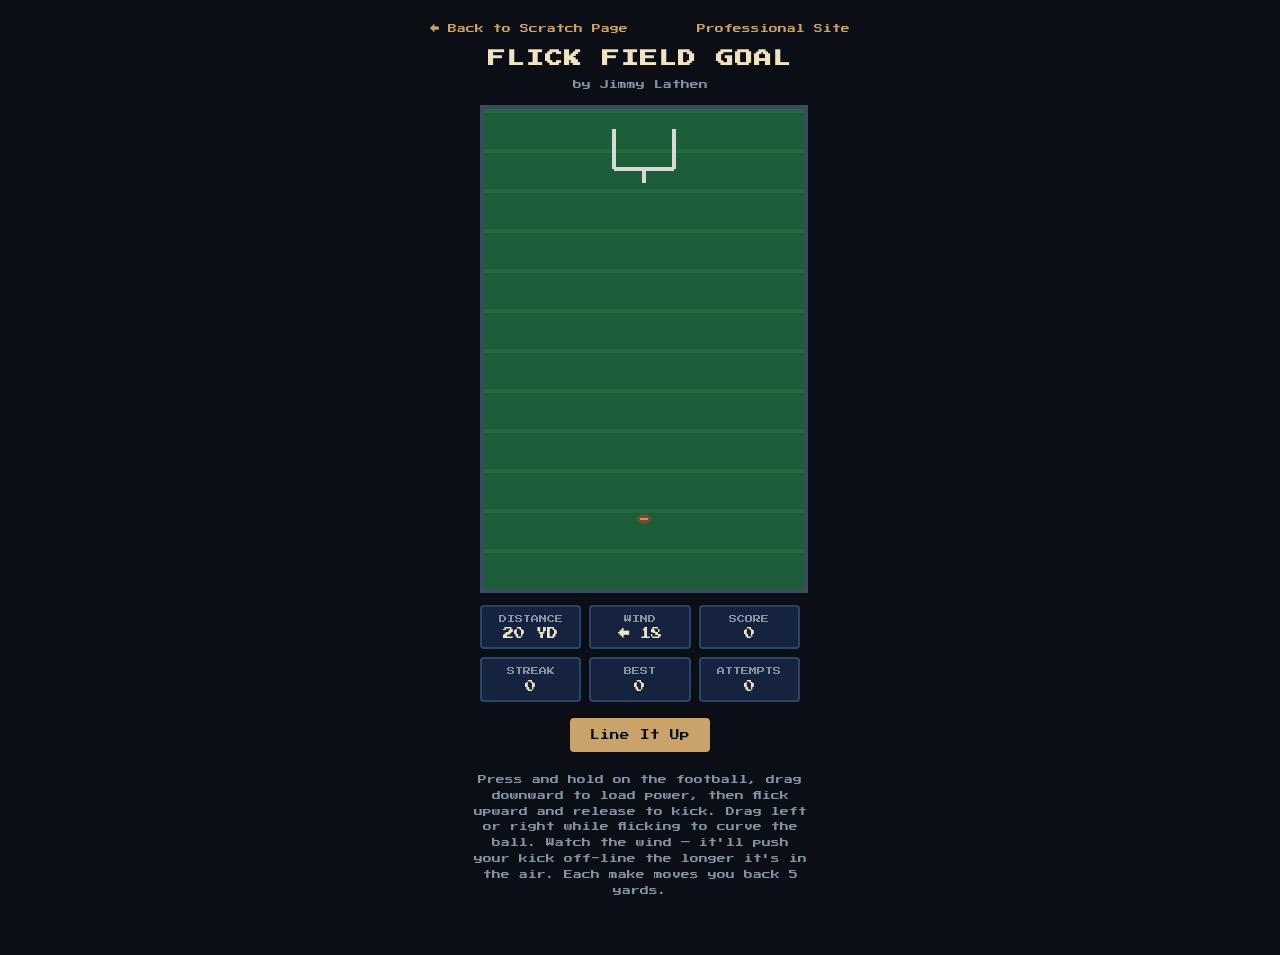
<file: webapp.html>
<!DOCTYPE html>
<html lang="en">
<head>
<meta charset="utf-8" />
<meta name="viewport" content="width=device-width, initial-scale=1" />
<title>Jimmy Lathen - Flick Field Goal</title>

<!-- Everything for this app (styles, markup, and script) intentionally lives
     in this one file, per the project requirement to keep the AI-collaboration
     web app on a single page. -->

<link href="https://fonts.googleapis.com/css2?family=Press+Start+2P&display=swap" rel="stylesheet" />

<style>
  * { box-sizing: border-box; }

  body {
    margin: 0;
    min-height: 100vh;
    background: #0b0e14;
    color: #e7ecf2;
    font-family: "Press Start 2P", monospace;
    display: flex;
    flex-direction: column;
    align-items: center;
    padding: 1.5rem 1rem 3rem;
  }

  .topbar {
    width: 100%;
    max-width: 420px;
    display: flex;
    justify-content: space-between;
    font-size: 0.55rem;
    margin-bottom: 1rem;
  }

  .topbar a {
    color: #c9a36a;
    text-decoration: none;
  }

  .topbar a:hover {
    color: #f1e3c2;
  }

  h1 {
    font-size: 1.1rem;
    text-align: center;
    color: #f1e3c2;
    margin: 0 0 0.25rem;
    letter-spacing: 1px;
  }

  .tagline {
    font-size: 0.55rem;
    color: #8492a6;
    margin-bottom: 1rem;
    text-align: center;
  }

  #gameWrap {
    position: relative;
    width: 320px;
  }

  canvas {
    display: block;
    background: #1c5d3a;
    border: 4px solid #3a4a63;
    image-rendering: pixelated;
    touch-action: none;
    cursor: pointer;
  }

  #message {
    position: absolute;
    top: 40%;
    left: 0;
    right: 0;
    text-align: center;
    font-size: 1rem;
    text-shadow: 2px 2px 0 #000;
    pointer-events: none;
    opacity: 0;
    transition: opacity 0.15s;
  }

  #message.show { opacity: 1; }
  #message.good { color: #6fdc6f; }
  #message.bad { color: #ff6b6b; }

  #hud {
    width: 320px;
    display: grid;
    grid-template-columns: 1fr 1fr 1fr;
    gap: 0.5rem;
    margin-top: 0.75rem;
    font-size: 0.5rem;
  }

  .stat {
    background: #15233f;
    border: 2px solid #29456b;
    border-radius: 4px;
    padding: 0.5rem 0.25rem;
    text-align: center;
  }

  .stat span.label {
    display: block;
    color: #8492a6;
    margin-bottom: 0.35rem;
  }

  .stat span.value {
    color: #f1e3c2;
    font-size: 0.7rem;
  }

  #restartBtn {
    margin-top: 1rem;
    font-family: "Press Start 2P", monospace;
    font-size: 0.6rem;
    background: #c9a36a;
    color: #0b0e14;
    border: none;
    padding: 0.75rem 1.25rem;
    border-radius: 4px;
    cursor: pointer;
  }

  #restartBtn:hover {
    background: #f1e3c2;
  }

  .instructions {
    max-width: 340px;
    font-size: 0.55rem;
    line-height: 1.8;
    color: #8492a6;
    text-align: center;
    margin-top: 1.25rem;
  }
</style>
</head>
<body>

  <div class="topbar">
    <a href="scratch.html">&larr; Back to Scratch Page</a>
    <a href="index.html">Professional Site</a>
  </div>

  <h1>FLICK FIELD GOAL</h1>
  <p class="tagline">by Jimmy Lathen</p>

  <div id="gameWrap">
    <canvas id="game" width="320" height="480"></canvas>
    <div id="message"></div>
  </div>

  <div id="hud">
    <div class="stat"><span class="label">DISTANCE</span><span class="value" id="distanceStat">20 YD</span></div>
    <div class="stat"><span class="label">WIND</span><span class="value" id="windStat">CALM</span></div>
    <div class="stat"><span class="label">SCORE</span><span class="value" id="scoreStat">0</span></div>
    <div class="stat"><span class="label">STREAK</span><span class="value" id="streakStat">0</span></div>
    <div class="stat"><span class="label">BEST</span><span class="value" id="bestStat">0</span></div>
    <div class="stat"><span class="label">ATTEMPTS</span><span class="value" id="attemptsStat">0</span></div>
  </div>

  <button id="restartBtn">Line It Up</button>

  <p class="instructions">
    Press and hold on the football, drag downward to load power, then flick
    upward and release to kick. Drag left or right while flicking to curve
    the ball. Watch the wind &mdash; it'll push your kick off-line the longer
    it's in the air. Each make moves you back 5 yards.
  </p>

<script>
(function () {
  "use strict";

  var canvas = document.getElementById("game");
  var ctx = canvas.getContext("2d");
  ctx.imageSmoothingEnabled = false;

  var W = canvas.width;   // 320
  var H = canvas.height;  // 480

  var groundY = H - 70;
  var goalPlaneY = 60;     // where the posts are drawn, visually
  var ballStartX = W / 2;

  var GRAVITY = 26;          // world units / s^2
  var MIN_DRAG = 12;         // px, ignore tiny accidental taps
  var MAX_DRAG = 150;        // px, drag distance that maps to full power
  var UPRIGHT_HALF_WIDTH = 7.5; // world units, half the gap between posts
  var CROSSBAR_HEIGHT = 10;     // world units, min height needed at the goal plane
  var CURVE_FACTOR = 0.5;       // how much a flick's sideways angle bends the kick over distance
  var WIND_RANGE = 22;          // world units/s^2, max wind strength in either direction
  var WIND_COEFFICIENT = 0.8;   // multiplier on how hard wind pushes the ball off-line

  var state = {
    phase: "ready",       // ready | aiming | flying | result
    distance: 20,          // yards to the goal plane this attempt
    wind: 0,                // world units/s^2 lateral accel from wind
    score: 0,
    streak: 0,
    best: Number(localStorage.getItem("flickFieldGoalBest") || 0),
    attempts: 0,
    ball: { x: ballStartX, y: groundY },
    t: 0,
    forwardSpeed: 0,
    vy0: 0,
    vz0: 0,
    targetT: 0
  };

  var drag = { active: false, startX: 0, startY: 0, curX: 0, curY: 0 };

  function newAttempt(keepDistance) {
    state.phase = "ready";
    if (!keepDistance) {
      state.distance = 20 + Math.min(state.streak, 6) * 5;
    }
    state.wind = (Math.random() * 2 - 1) * WIND_RANGE;
    state.ball.x = ballStartX;
    state.ball.y = groundY;
    state.t = 0;
    updateHud();
    hideMessage();
  }

  function updateHud() {
    document.getElementById("distanceStat").textContent = state.distance + " YD";
    var windLabel = "CALM";
    if (state.wind > 4) windLabel = "→ " + Math.round(state.wind);
    else if (state.wind < -4) windLabel = "← " + Math.round(-state.wind);
    document.getElementById("windStat").textContent = windLabel;
    document.getElementById("scoreStat").textContent = state.score;
    document.getElementById("streakStat").textContent = state.streak;
    document.getElementById("bestStat").textContent = state.best;
    document.getElementById("attemptsStat").textContent = state.attempts;
  }

  function showMessage(text, good) {
    var el = document.getElementById("message");
    el.textContent = text;
    el.className = "show " + (good ? "good" : "bad");
  }

  function hideMessage() {
    var el = document.getElementById("message");
    el.className = "";
  }

  // ---- Input handling: press the ball, drag, release to flick ----

  function pointerPos(e) {
    var rect = canvas.getBoundingClientRect();
    var clientX = e.touches ? e.touches[0].clientX : e.clientX;
    var clientY = e.touches ? e.touches[0].clientY : e.clientY;
    return {
      x: (clientX - rect.left) * (W / rect.width),
      y: (clientY - rect.top) * (H / rect.height)
    };
  }

  function onDown(e) {
    if (state.phase !== "ready") return;
    var p = pointerPos(e);
    drag.active = true;
    drag.startX = p.x;
    drag.startY = p.y;
    drag.curX = p.x;
    drag.curY = p.y;
    state.phase = "aiming";
    e.preventDefault();
  }

  function onMove(e) {
    if (!drag.active) return;
    var p = pointerPos(e);
    drag.curX = p.x;
    drag.curY = p.y;
    e.preventDefault();
  }

  function onUp(e) {
    if (!drag.active) return;
    drag.active = false;

    var dx = drag.startX - drag.curX;       // positive = flicked rightward path curve
    var dy = drag.curY - drag.startY;       // positive = dragged downward before release... we want upward flick power
    // Upward flick power comes from how far the release point moved ABOVE the start point
    var upPower = drag.startY - drag.curY;  // positive if curY is above (smaller) startY

    if (upPower < MIN_DRAG) {
      // Not enough of an upward flick - reset and let them try again
      state.phase = "ready";
      showMessage("FLICK UPWARD!", false);
      setTimeout(hideMessage, 700);
      return;
    }

    var power = Math.min(upPower, MAX_DRAG) / MAX_DRAG; // 0..1
    var curveDx = Math.max(-MAX_DRAG, Math.min(MAX_DRAG, drag.curX - drag.startX)); // raw px, +right
    var curveNorm = curveDx / MAX_DRAG; // -1..1

    launch(power, curveNorm);
  }

  function launch(power, curveNorm) {
    state.attempts++;
    state.forwardSpeed = 16 + power * 34;          // yards/sec forward travel
    state.vy0 = 9 + power * 26;                      // initial "height" velocity
    // Tie curve velocity to forward speed so the sideways DRIFT AT THE GOAL
    // (vz0 * timeToReachGoal, and timeToReachGoal = distance / forwardSpeed)
    // works out to curveNorm * CURVE_FACTOR * distance - i.e. how much you
    // angled the flick sideways matters consistently, regardless of how
    // hard you flicked it. A hard, straight flick is no longer an "always
    // safe" shortcut.
    state.vz0 = curveNorm * state.forwardSpeed * CURVE_FACTOR;
    state.t = 0;
    state.phase = "flying";
    state.ball.x = ballStartX;
    state.ball.y = groundY;
    hideMessage();
  }

  function settleResult() {
    var forwardDist = state.forwardSpeed * state.t;
    var heightAtGoal = state.vy0 * state.t - 0.5 * GRAVITY * state.t * state.t;
    var lateralAtGoal = state.vz0 * state.t + WIND_COEFFICIENT * state.wind * state.t * state.t;

    var reachedDistance = forwardDist >= state.distance;
    var stillAirborne = heightAtGoal > 0;

    var good = false;
    var label = "NO GOOD";

    if (!reachedDistance) {
      label = "SHORT!";
    } else if (!stillAirborne) {
      label = "NO GOOD";
    } else if (heightAtGoal < CROSSBAR_HEIGHT) {
      label = "BLOCKED!";
    } else if (Math.abs(lateralAtGoal) > UPRIGHT_HALF_WIDTH) {
      label = lateralAtGoal > 0 ? "WIDE RIGHT!" : "WIDE LEFT!";
    } else {
      good = true;
      label = "GOOD!!!";
    }

    if (good) {
      state.score += 3;
      state.streak += 1;
      if (state.streak > state.best) {
        state.best = state.streak;
        localStorage.setItem("flickFieldGoalBest", String(state.best));
      }
    } else {
      state.streak = 0;
    }

    state.phase = "result";
    showMessage(label, good);
    updateHud();

    setTimeout(function () {
      newAttempt(false);
    }, 1300);
  }

  // ---- Drawing ----

  function drawField() {
    ctx.fillStyle = "#1c5d3a";
    ctx.fillRect(0, 0, W, H);

    // yard stripes
    ctx.fillStyle = "#22693f";
    for (var i = 0; i < H; i += 40) {
      ctx.fillRect(0, i, W, 4);
    }

  }

  function drawGoalpost() {
    var postY = goalPlaneY;
    var leftX = W / 2 - UPRIGHT_HALF_WIDTH * 4;
    var rightX = W / 2 + UPRIGHT_HALF_WIDTH * 4;

    ctx.strokeStyle = "#d8d8d8";
    ctx.lineWidth = 4;

    // crossbar
    ctx.beginPath();
    ctx.moveTo(leftX, postY);
    ctx.lineTo(rightX, postY);
    ctx.stroke();

    // uprights
    ctx.beginPath();
    ctx.moveTo(leftX, postY);
    ctx.lineTo(leftX, postY - 40);
    ctx.moveTo(rightX, postY);
    ctx.lineTo(rightX, postY - 40);
    ctx.stroke();

    // base post down to ground
    ctx.beginPath();
    ctx.moveTo(W / 2, postY);
    ctx.lineTo(W / 2, postY + 14);
    ctx.stroke();
  }

  function drawBall(x, y, scale) {
    ctx.save();
    ctx.translate(x, y);
    ctx.scale(scale, scale);
    ctx.fillStyle = "#7a4a2b";
    ctx.beginPath();
    ctx.ellipse(0, 0, 7, 4.5, 0, 0, Math.PI * 2);
    ctx.fill();
    ctx.strokeStyle = "#f1e3c2";
    ctx.lineWidth = 1;
    ctx.beginPath();
    ctx.moveTo(-4, 0);
    ctx.lineTo(4, 0);
    ctx.stroke();
    ctx.restore();
  }

  function drawAimGuide() {
    if (state.phase !== "aiming") return;
    ctx.strokeStyle = "rgba(241,227,194,0.6)";
    ctx.lineWidth = 2;
    ctx.setLineDash([4, 4]);
    ctx.beginPath();
    ctx.moveTo(drag.startX, drag.startY);
    ctx.lineTo(drag.curX, drag.curY);
    ctx.stroke();
    ctx.setLineDash([]);
  }

  function render() {
    drawField();
    drawGoalpost();

    if (state.phase === "flying") {
      var forwardDist = state.forwardSpeed * state.t;
      var progress = Math.min(1, forwardDist / state.distance);
      var height = state.vy0 * state.t - 0.5 * GRAVITY * state.t * state.t;
      var lateral = state.vz0 * state.t + WIND_COEFFICIENT * state.wind * state.t * state.t;

      var baseY = groundY - progress * (groundY - goalPlaneY);
      var screenY = baseY - height * 3.2;
      var screenX = ballStartX + lateral * 3.2;
      var scale = 1 - progress * 0.55;

      drawBall(screenX, screenY, Math.max(0.4, scale));
    } else {
      drawBall(state.ball.x, state.ball.y, 1);
      drawAimGuide();
    }
  }

  var lastTime = null;
  function frame(now) {
    if (lastTime === null) lastTime = now;
    var dt = Math.min(0.032, (now - lastTime) / 1000);
    lastTime = now;

    if (state.phase === "flying") {
      state.t += dt;
      var forwardDist = state.forwardSpeed * state.t;
      var height = state.vy0 * state.t - 0.5 * GRAVITY * state.t * state.t;

      if (forwardDist >= state.distance || height <= 0) {
        // clamp t to the moment it either reaches the goal plane or lands
        settleResult();
      }
    }

    render();
    requestAnimationFrame(frame);
  }

  canvas.addEventListener("mousedown", onDown);
  canvas.addEventListener("mousemove", onMove);
  window.addEventListener("mouseup", onUp);
  canvas.addEventListener("touchstart", onDown, { passive: false });
  canvas.addEventListener("touchmove", onMove, { passive: false });
  canvas.addEventListener("touchend", onUp, { passive: false });

  document.getElementById("restartBtn").addEventListener("click", function () {
    state.score = 0;
    state.streak = 0;
    state.attempts = 0;
    state.distance = 20;
    newAttempt(true);
  });

  newAttempt(true);
  requestAnimationFrame(frame);
})();
</script>

</body>
</html>
</file>
